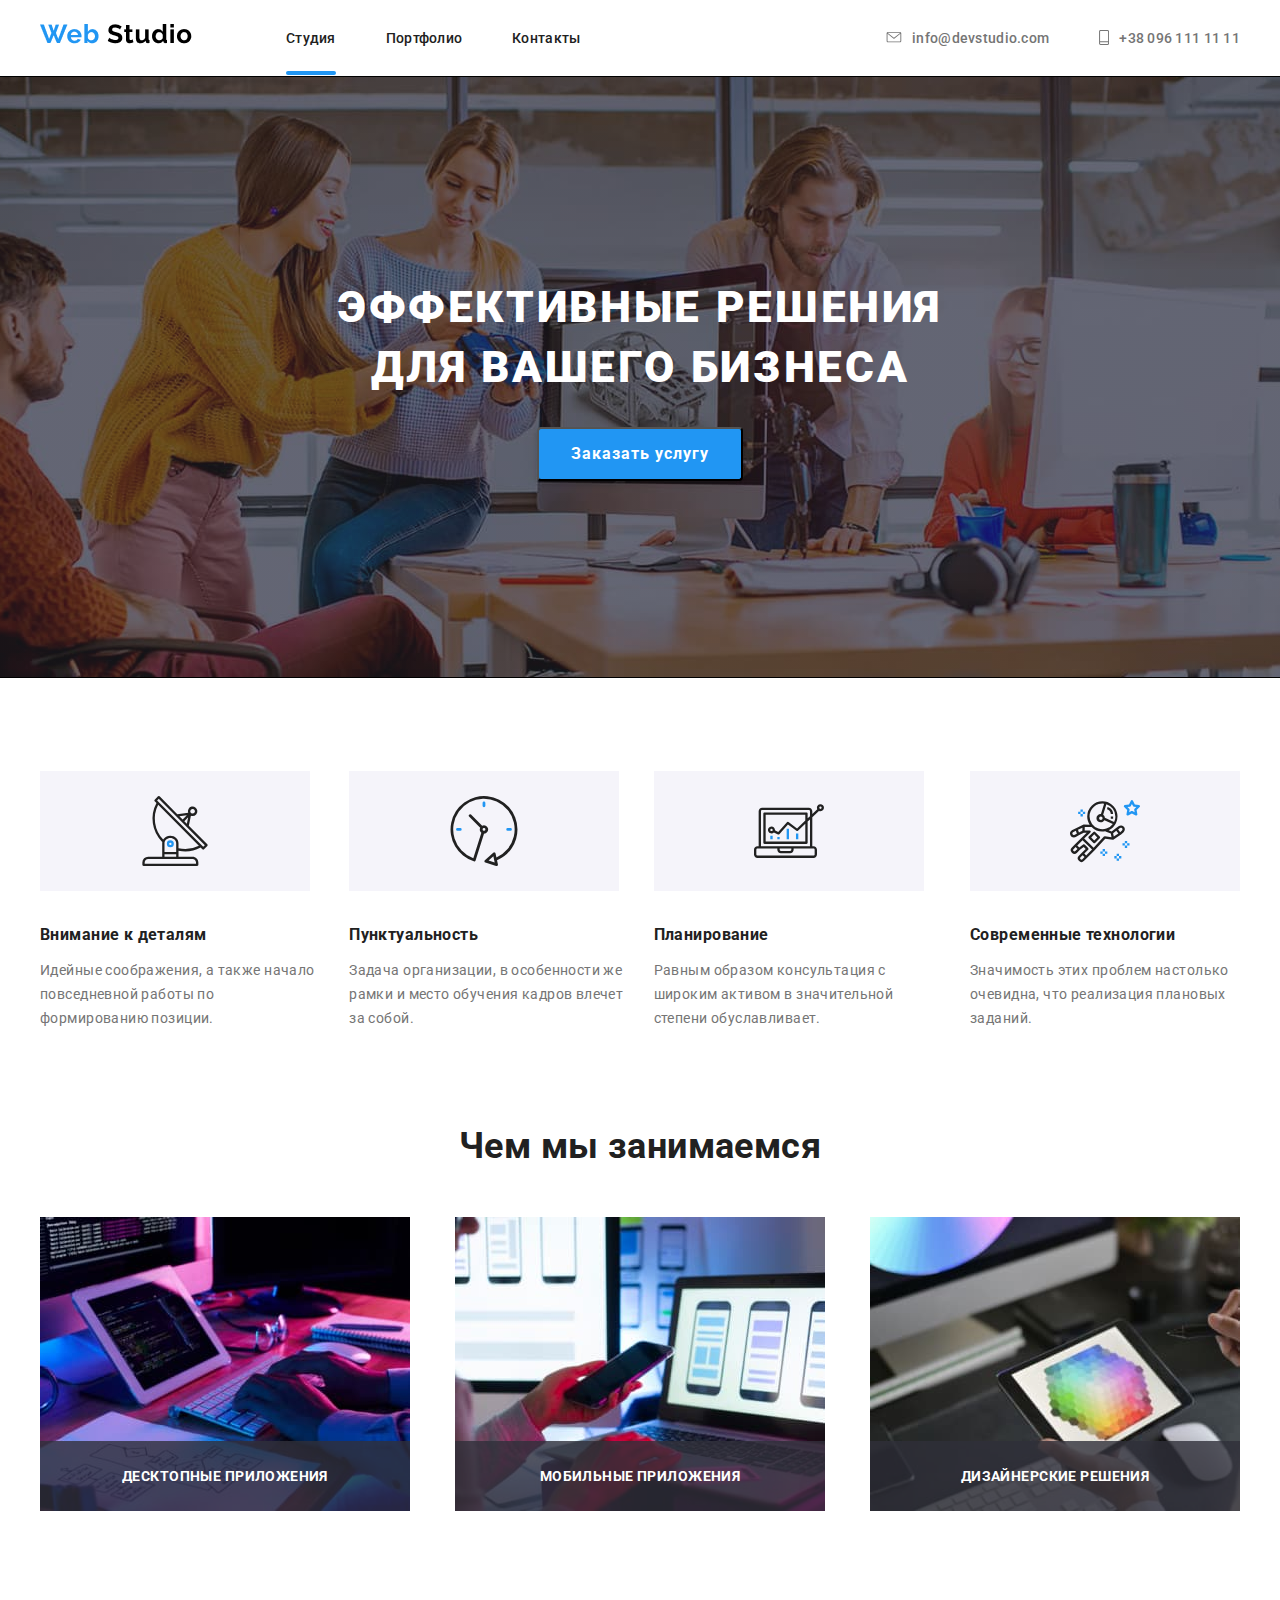
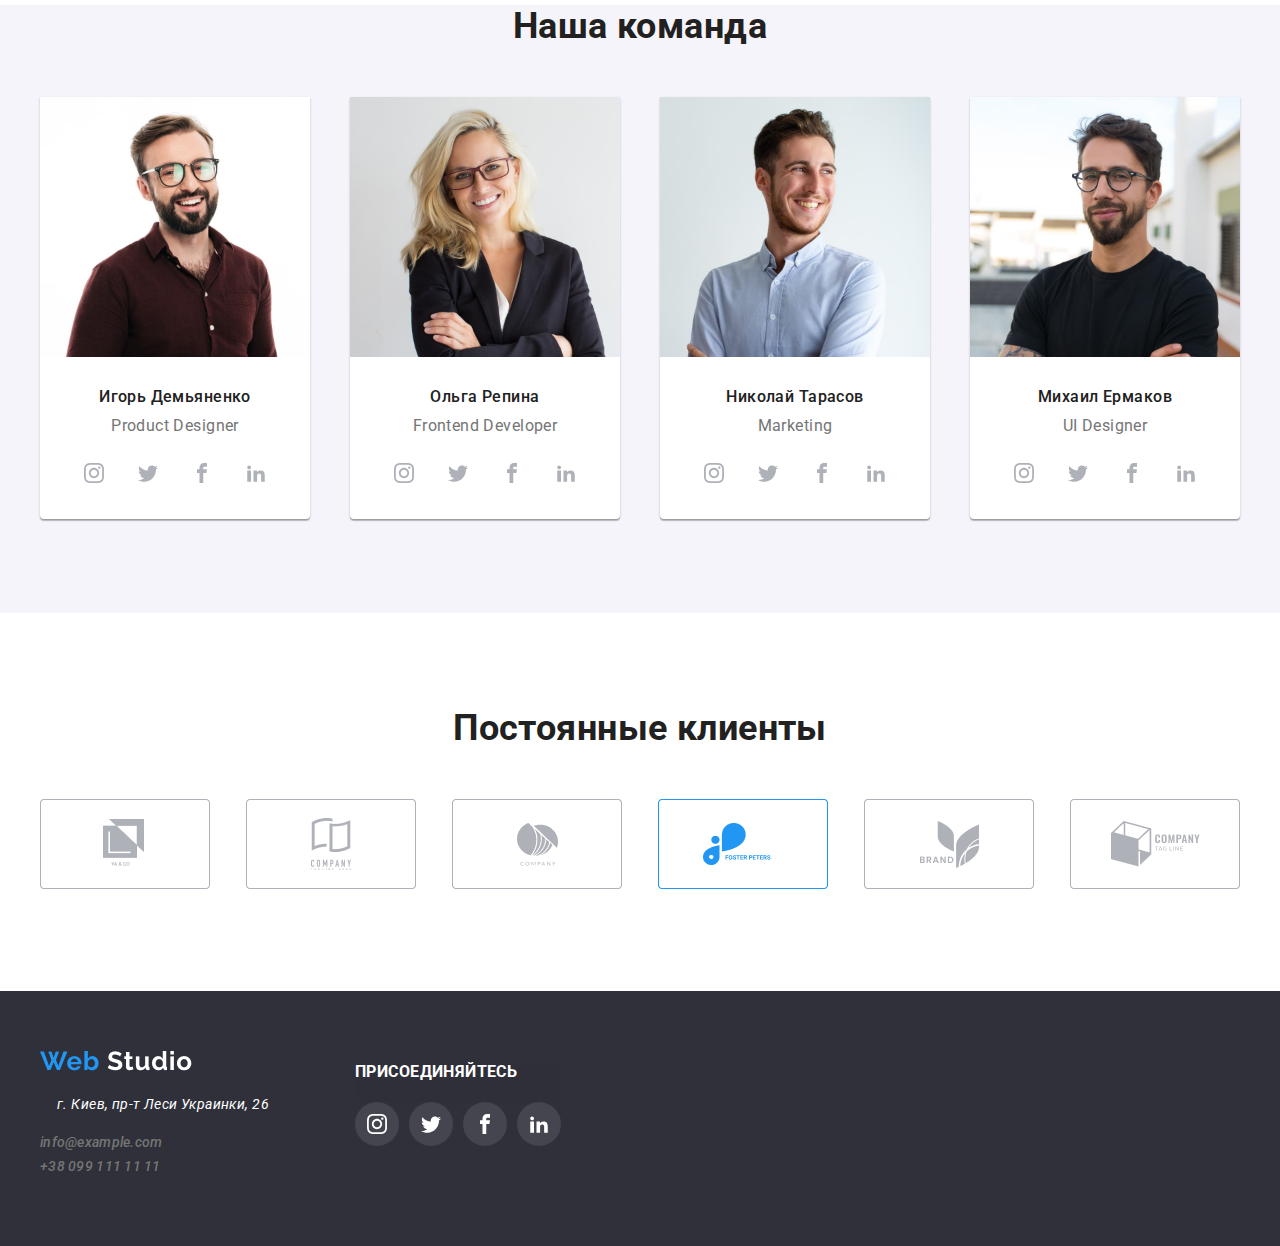
<file: index.html>
<!DOCTYPE html>
<html lang="ru">
  <head>
    <meta charset="UTF-8" />
    <meta name="viewport" content="width=device-width, initial-scale=1.0" />
    <title>Document</title>
    <link
      href="https://fonts.googleapis.com/css2?family=Roboto:wght@300;500;700&display=swap"
      rel="stylesheet"
    />
    <link
      rel="stylesheet"
      href="https://cdnjs.cloudflare.com/ajax/libs/modern-normalize/0.7.0/modern-normalize.min.css"
    />

    <link rel="stylesheet" href="./css/style.css" />
  </head>
  <body>
    <div class="speciality-color">
      <!--heder-->
      <header class="page-header">
        <div class="container flexbox">
          <nav class="navigation">
            <a href="./index.html" class="link logo"
              ><img src="./images/Web Studio.png" class="img" alt="" />
            </a>
            <ul class="list menu-list">
              <li class="menu-item">
                <a href="./index.html" class="link menu-link nav">Студия</a>
              </li>
              <li class="menu-item">
                <a href="./portfolio.html" class="link menu-link">Портфолио</a>
              </li>
              <li class="menu-item">
                <a href="#" class="link menu-link">Контакты</a>
              </li>
            </ul>
          </nav>
          <ul class="list menu-list">
            <li class="menu-item">
              <a href="mailto:info@devstudio.com" class="link contacts-link">
                <svg width="16" height="11" class="icon-header">
                  <use href="./images/sprite2.svg#icon-mail"></use>
                </svg>
                info@devstudio.com
              </a>
            </li>
            <li class="menu-item-tele">
              <a href="tell:380961111111" class="link contacts-link">
                <svg width="10" height="15" class="icon-header">
                  <use href="./images/sprite2.svg#icon-tele"></use>
                </svg>
                +38 096 111 11 11
              </a>
            </li>
          </ul>
        </div>
      </header>
    </div>
    <main>
      <!--hero-->
      <section class="hero-color">
        <div class="container hero">
          <h1 class="page-title">
            Эффективные решения<br />
            для вашего бизнеса
          </h1>
          <button class="btn" data-modal-open>Заказать услугу</button>
          <div class="backdrop is-hidden" data-modal>
            <div class="modal">
              <button class="btn-close" data-modal-close></button>
            </div>
          </div>
        </div>
      </section>
      <div class="speciality-color">
        <!--speciality-->
        <section>
          <div class="container">
            <ul class="list special">
              <li class="special-item">
                <svg width="70" height="70" class="special-icons">
                  <use href="./images/sprite2.svg#icon-antenna"></use>
                </svg>
                <h3 class="special-title">Внимание к деталям</h3>
                <p class="special-p">
                  Идейные соображения, а также начало повседневной работы по
                  формированию позиции.
                </p>
              </li>
              <li class="special-item">
                <svg width="70" height="70" class="special-icons">
                  <use href="./images/sprite2.svg#icon-clock"></use>
                </svg>
                <h3 class="special-title">Пунктуальность</h3>
                <p class="special-p">
                  Задача организации, в особенности же рамки и место обучения
                  кадров влечет за собой.
                </p>
              </li>
              <li class="special-item">
                <svg width="70" height="70" class="special-icons">
                  <use href="./images/sprite2.svg#icon-diagram"></use>
                </svg>
                <h3 class="special-title">Планирование</h3>
                <p class="special-p">
                  Равным образом консультация с широким активом в значительной
                  степени обуславливает.
                </p>
              </li>
              <li class="special-item">
                <svg width="70" height="70" class="special-icons">
                  <use href="./images/sprite2.svg#icon-astronaut"></use>
                </svg>
                <h3 class="special-title">Современные технологии</h3>
                <p class="special-p">
                  Значимость этих проблем настолько очевидна, что реализация
                  плановых заданий.
                </p>
              </li>
            </ul>
          </div>
        </section>
        <!--what are we doing-->
        <section>
          <div class="container">
            <h2 class="section-title">Чем мы занимаемся</h2>
            <ul class="list section">
              <li class="special-item">
                <img src="./images/imgbox1.jpg" alt="Десктопные приложения" />
                <h3 class="item-title">Десктопные приложения</h3>
              </li>
              <li class="special-item">
                <img src="./images/imgbox2.jpg" alt="Мобильные приложения" />
                <h3 class="item-title">Мобильные приложения</h3>
              </li>
              <li class="special-item">
                <img src="./images/imgbox3.jpg" alt="Дизайнерские решения" />
                <h3 class="item-title">Дизайнерские решения</h3>
              </li>
            </ul>
          </div>
        </section>
      </div>
      <!-- Our team-->
      <section class="our-team">
        <div class="container">
          <h2 class="section-title">Наша команда</h2>
          <ul class="list team">
            <li class="team-item">
              <img
                src="./images/igor.jpg"
                class="img-team"
                alt="Игорь Демьяненко"
              />
              <h4 class="name-title">Игорь Демьяненко</h4>
              <p class="skil-title">Product Designer</p>
              <ul class="list social">
                <li class="social-icons-item">
                  <a
                    href="https://www.instagram.com/"
                    class="link-icon"
                    target="_blank"
                    rel="noopener noreferrer"
                    aria-label="ссылка Инстаграм"
                  >
                    <svg width="20" height="20">
                      <use href="./images/sprite2.svg#icon-instagram"></use>
                    </svg>
                  </a>
                </li>
                <li class="social-icons-item">
                  <a
                    href="https://twitter.com/"
                    class="link-icon"
                    target="_blank"
                    rel="noopener noreferrer"
                    aria-label="ссылка Твиттер"
                  >
                    <svg width="20" height="20">
                      <use href="./images/sprite2.svg#icon-twitter"></use>
                    </svg>
                  </a>
                </li>
                <li class="social-icons-item">
                  <a
                    href="https://www.facebook.com/"
                    class="link-icon"
                    target="_blank"
                    rel="noopener noreferrer"
                    aria-label="ссылка фейсбук"
                  >
                    <svg width="20" height="20">
                      <use href="./images/sprite2.svg#icon-facebook"></use>
                    </svg>
                  </a>
                </li>
                <li class="social-icons-item">
                  <a
                    href="https://www.linkedin.com/"
                    class="link-icon"
                    target="_blank"
                    rel="noopener noreferrer"
                    aria-label="ссылка линкедын"
                  >
                    <svg width="20" height="20">
                      <use href="./images/sprite2.svg#icon-linkedin"></use>
                    </svg>
                  </a>
                </li>
              </ul>
            </li>
            <li class="team-item">
              <img
                src="./images/olga.jpg"
                class="img-team"
                alt="Ольга Репина"
              />
              <h4 class="name-title">Ольга Репина</h4>
              <p class="skil-title">Frontend Developer</p>
              <ul class="list social">
                <li class="social-icons-item">
                  <a
                    href="https://www.instagram.com/"
                    class="link-icon"
                    target="_blank"
                    rel="noopener noreferrer"
                    aria-label="ссылка Инстаграм"
                  >
                    <svg width="20" height="20">
                      <use href="./images/sprite2.svg#icon-instagram"></use>
                    </svg>
                  </a>
                </li>
                <li class="social-icons-item">
                  <a
                    href="https://twitter.com/"
                    class="link-icon"
                    target="_blank"
                    rel="noopener noreferrer"
                    aria-label="ссылка Твиттер"
                  >
                    <svg width="20" height="20">
                      <use href="./images/sprite2.svg#icon-twitter"></use>
                    </svg>
                  </a>
                </li>
                <li class="social-icons-item">
                  <a
                    href="https://www.facebook.com/"
                    class="link-icon"
                    target="_blank"
                    rel="noopener noreferrer"
                    aria-label="ссылка фейсбук"
                  >
                    <svg width="20" height="20">
                      <use href="./images/sprite2.svg#icon-facebook"></use>
                    </svg>
                  </a>
                </li>
                <li class="social-icons-item">
                  <a
                    href="https://www.linkedin.com/"
                    class="link-icon"
                    target="_blank"
                    rel="noopener noreferrer"
                    aria-label="ссылка линкедын"
                  >
                    <svg width="20" height="20">
                      <use href="./images/sprite2.svg#icon-linkedin"></use>
                    </svg>
                  </a>
                </li>
              </ul>
            </li>
            <li class="team-item">
              <img
                src="./images/nikolay.jpg"
                class="img-team"
                alt="Николай Тарасов"
              />
              <h4 class="name-title">Николай Тарасов</h4>
              <p class="skil-title">Marketing</p>
              <ul class="list social">
                <li class="social-icons-item">
                  <a
                    href="https://www.instagram.com/"
                    class="link-icon"
                    target="_blank"
                    rel="noopener noreferrer"
                    aria-label="ссылка Инстаграм"
                  >
                    <svg width="20" height="20">
                      <use href="./images/sprite2.svg#icon-instagram"></use>
                    </svg>
                  </a>
                </li>
                <li class="social-icons-item">
                  <a
                    href="https://twitter.com/"
                    class="link-icon"
                    target="_blank"
                    rel="noopener noreferrer"
                    aria-label="ссылка Твиттер"
                  >
                    <svg width="20" height="20">
                      <use href="./images/sprite2.svg#icon-twitter"></use>
                    </svg>
                  </a>
                </li>
                <li class="social-icons-item">
                  <a
                    href="https://www.facebook.com/"
                    class="link-icon"
                    target="_blank"
                    rel="noopener noreferrer"
                    aria-label="ссылка фейсбук"
                  >
                    <svg width="20" height="20">
                      <use href="./images/sprite2.svg#icon-facebook"></use>
                    </svg>
                  </a>
                </li>
                <li class="social-icons-item">
                  <a
                    href="https://www.linkedin.com/"
                    class="link-icon"
                    target="_blank"
                    rel="noopener noreferrer"
                    aria-label="ссылка линкедын"
                  >
                    <svg width="20" height="20">
                      <use href="./images/sprite2.svg#icon-linkedin"></use>
                    </svg>
                  </a>
                </li>
              </ul>
            </li>
            <li class="team-item">
              <img
                src="./images/michail.jpg"
                class="img-team"
                alt="Михаил Ермаков"
              />
              <h4 class="name-title">Михаил Ермаков</h4>
              <p class="skil-title">UI Designer</p>
              <ul class="list social">
                <li class="social-icons-item">
                  <a
                    href="https://www.instagram.com/"
                    class="link-icon"
                    target="_blank"
                    rel="noopener noreferrer"
                    aria-label="ссылка Инстаграм"
                  >
                    <svg width="20" height="20">
                      <use href="./images/sprite2.svg#icon-instagram"></use>
                    </svg>
                  </a>
                </li>
                <li class="social-icons-item">
                  <a
                    href="https://twitter.com/"
                    class="link-icon"
                    target="_blank"
                    rel="noopener noreferrer"
                    aria-label="ссылка Твиттер"
                  >
                    <svg width="20" height="20">
                      <use href="./images/sprite2.svg#icon-twitter"></use>
                    </svg>
                  </a>
                </li>
                <li class="social-icons-item">
                  <a
                    href="https://www.facebook.com/"
                    class="link-icon"
                    target="_blank"
                    rel="noopener noreferrer"
                    aria-label="ссылка фейсбук"
                  >
                    <svg width="20" height="20">
                      <use href="./images/sprite2.svg#icon-facebook"></use>
                    </svg>
                  </a>
                </li>
                <li class="social-icons-item">
                  <a
                    href="https://www.linkedin.com/"
                    class="link-icon"
                    target="_blank"
                    rel="noopener noreferrer"
                    aria-label="ссылка линкедын"
                  >
                    <svg width="20" height="20">
                      <use href="./images/sprite2.svg#icon-linkedin"></use>
                    </svg>
                  </a>
                </li>
              </ul>
            </li>
          </ul>
        </div>
      </section>
      <!--clients-->
      <section class="speciality-color">
        <div class="container">
          <h2 class="section-title">Постоянные клиенты</h2>
          <ul class="list clients">
            <li>
              <a href="#" class="link"
                ><img src="./images/Client 1.png" alt=""
              /></a>
            </li>
            <li>
              <a href="#" class="link"
                ><img src="./images/Client 2.png" alt=""
              /></a>
            </li>
            <li>
              <a href="#" class="link"
                ><img src="./images/Client 3.png" alt=""
              /></a>
            </li>
            <li>
              <a href="#" class="link"
                ><img src="./images/Client 4.png" alt=""
              /></a>
            </li>
            <li>
              <a href="#" class="link"
                ><img src="./images/Client 5.png" alt=""
              /></a>
            </li>
            <li>
              <a href="#" class="link"
                ><img src="./images/Client 6.png" alt=""
              /></a>
            </li>
          </ul>
        </div>
      </section>
    </main>
    <!--footer-->
    <footer class="footer-color">
      <div class="container">
        <section class="footer-list">
          <div class="adress">
            <a href="./index.html" class="link logo"
              ><img src="./images/Web Studio (2).png" class="img" alt=""
            /></a>
            <address class="address-title">
              <ul class="list">
                <li>
                  <p>г. Киев, пр-т Леси Украинки, 26</p>
                </li>
                <li class="text-adress">
                  <a href="mailto:info@example.com" class="link contacts-link"
                    >info@example.com</a
                  >
                </li>
                <li class="text-adress">
                  <a href="tell:+38 0991111111" class="link contacts-link"
                    >+38 099 111 11 11</a
                  >
                </li>
              </ul>
            </address>
          </div>
          <div class="adress-social">
            <h3 class="item-title-footer">присоединяйтесь</h3>
            <ul class="list social-footer">
              <li class="social-icons-item">
                <a
                  href="https://www.instagram.com/"
                  class="link-icon-footer"
                  target="_blank"
                  rel="noopener noreferrer"
                  aria-label="ссылка Инстаграм"
                >
                  <svg width="20" height="20">
                    <use href="./images/sprite2.svg#icon-instagram"></use>
                  </svg>
                </a>
              </li>
              <li class="social-icons-item">
                <a
                  href="https://twitter.com/"
                  class="link-icon-footer"
                  target="_blank"
                  rel="noopener noreferrer"
                  aria-label="ссылка Твиттер"
                >
                  <svg width="20" height="20">
                    <use href="./images/sprite2.svg#icon-twitter"></use>
                  </svg>
                </a>
              </li>
              <li class="social-icons-item">
                <a
                  href="https://www.facebook.com/"
                  class="link-icon-footer"
                  target="_blank"
                  rel="noopener noreferrer"
                  aria-label="ссылка фейсбук"
                >
                  <svg width="20" height="20">
                    <use href="./images/sprite2.svg#icon-facebook"></use>
                  </svg>
                </a>
              </li>
              <li class="social-icons-item">
                <a
                  href="https://www.linkedin.com/"
                  class="link-icon-footer"
                  target="_blank"
                  rel="noopener noreferrer"
                  aria-label="ссылка линкедын"
                >
                  <svg width="20" height="20">
                    <use href="./images/sprite2.svg#icon-linkedin"></use>
                  </svg>
                </a>
              </li>
            </ul>
          </div>

          <!-- <section class="footer-position">
            <h3 class="item-title-footer">Подпишитесь на рассылку</h3>
            <div class="last-footer">
              <p class="footer-border">E-mail</p>
              <button class="footer-button">
                <svg width="143" height="30">
                  <use href="./images/sprite2.svg#icon-Group"></use>
                </svg>
              </button>
            </div>
          </section> -->
        </section>
      </div>
    </footer>
    <script src="./js/modal.js"></script>
  </body>
</html>
</file>
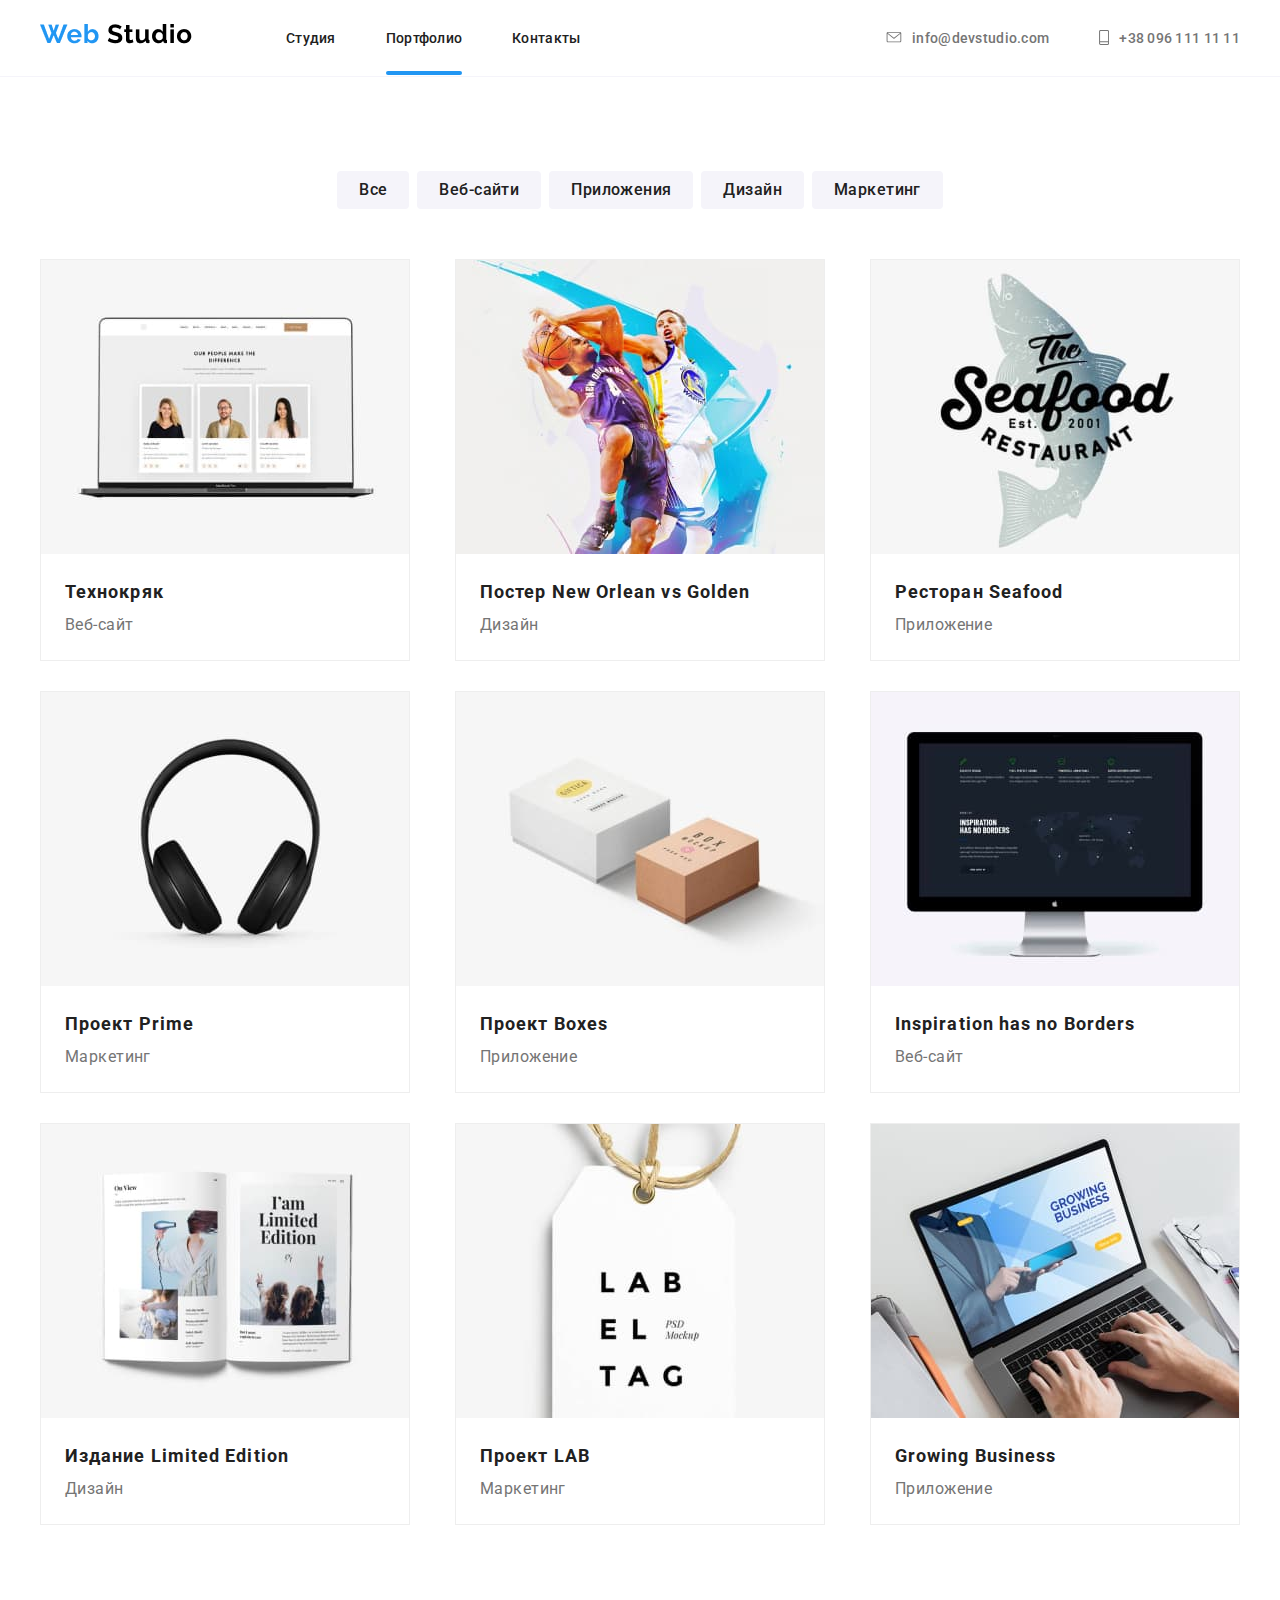
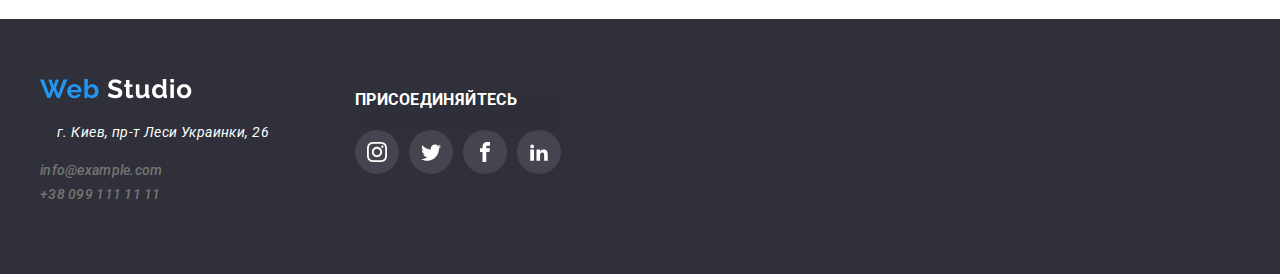
<file: portfolio.html>
<!DOCTYPE html>
<html lang="ru">
  <head>
    <meta charset="UTF-8" />
    <meta name="viewport" content="width=device-width, initial-scale=1.0" />
    <title>Document</title>
    <link
      href="https://fonts.googleapis.com/css2?family=Roboto:wght@300;500;700&display=swap"
      rel="stylesheet"
    />
    <link
      rel="stylesheet"
      href="https://cdnjs.cloudflare.com/ajax/libs/modern-normalize/0.7.0/modern-normalize.min.css"
    />

    <link rel="stylesheet" href="./css/style.css" />
  </head>
  <body>
    <div class="speciality-color">
      <!--heder-->
      <header class="page-header">
        <div class="container flexbox">
          <nav class="navigation">
            <a href="./index.html" class="link logo"
              ><img src="./images/Web Studio.png" class="img" alt="" />
            </a>
            <ul class="list menu-list">
              <li class="menu-item">
                <a href="./index.html" class="link menu-link">Студия</a>
              </li>
              <li class="menu-item">
                <a href="./portfolio.html" class="link menu-link nav"
                  >Портфолио</a
                >
              </li>
              <li class="menu-item">
                <a href="#" class="link menu-link">Контакты</a>
              </li>
            </ul>
          </nav>
          <ul class="list menu-list">
            <li class="menu-item">
              <a href="mailto:info@devstudio.com" class="link contacts-link">
                <svg width="16" height="11" class="icon-header">
                  <use href="./images/sprite2.svg#icon-mail"></use>
                </svg>
                info@devstudio.com
              </a>
            </li>
            <li class="menu-item-tele">
              <a href="tell:380961111111" class="link contacts-link">
                <svg width="10" height="15" class="icon-header">
                  <use href="./images/sprite2.svg#icon-tele"></use>
                </svg>
                +38 096 111 11 11
              </a>
            </li>
          </ul>
        </div>
      </header>
    </div>
    <main>
      <!--menu-->
      <saction>
        <div class="container">
          <ul class="list menu-link-list">
            <li class="menu-list-link">
              <a href="#" class="menu-link-saction">Все</a>
            </li>
            <li class="menu-list-link">
              <a href="#" class="menu-link-saction">Веб-сайти</a>
            </li>
            <li class="menu-list-link">
              <a href="#" class="menu-link-saction">Приложения</a>
            </li>
            <li class="menu-list-link">
              <a href="#" class="menu-link-saction">Дизайн</a>
            </li>
            <li class="menu-list-link">
              <a href="#" class="menu-link-saction">Маркетинг</a>
            </li>
          </ul>
        </div>
      </saction>
      <!--high skil-->
      <saction>
        <div class="container">
          <ul class="list web">
            <li class="web-container">
              <a href="" class="link special-item">
                <div class="box">
                  <img
                    src="./images/imgproject 1 (1).jpg"
                    class="img"
                    alt="Технокряк"
                  />
                  <div class="overlay">
                    <p class="text-overlay">
                      Технокряк это современная площадка распространения
                      коронавируса. Компании используют эту платформу для
                      цифрового шпионажа и атак на защищённые сервера
                      конкурентов.
                    </p>
                  </div>
                </div>
                <div class="main-title">
                  <h4 class="filter-title">Технокряк</h4>
                  <p class="subfilter-title">Веб-сайт</p>
                </div>
              </a>
            </li>

            <li class="web-container">
              <a href="" class="link special-item">
                <div class="box">
                  <img
                    src="./images/imgproject 2 (1).jpg"
                    class="img"
                    alt="Постер New Orlean vs Golden"
                  />
                  <div class="overlay">
                    <p class="text-overlay">
                      Технокряк это современная площадка распространения
                      коронавируса. Компании используют эту платформу для
                      цифрового шпионажа и атак на защищённые сервера
                      конкурентов.
                    </p>
                  </div>
                </div>
                <div class="main-title">
                  <h4 class="filter-title">Постер New Orlean vs Golden</h4>
                  <p class="subfilter-title">Дизайн</p>
                </div>
              </a>
            </li>
            <li class="web-container">
              <a href="" class="link special-item">
                <div class="box">
                  <img
                    src="./images/imgproject 3 (1).jpg"
                    class="img"
                    alt="Ресторан Seafood"
                  />
                  <div class="overlay">
                    <p class="text-overlay">
                      Технокряк это современная площадка распространения
                      коронавируса. Компании используют эту платформу для
                      цифрового шпионажа и атак на защищённые сервера
                      конкурентов.
                    </p>
                  </div>
                </div>
                <div class="main-title">
                  <h4 class="filter-title">Ресторан Seafood</h4>
                  <p class="subfilter-title">Приложение</p>
                </div>
              </a>
            </li>
            <li class="web-container">
              <a href="" class="link special-item">
                <div class="box">
                  <img
                    src="./images/imgproject 4 (1).jpg"
                    class="img"
                    alt="Проект Prime"
                  />
                  <div class="overlay">
                    <p class="text-overlay">
                      Технокряк это современная площадка распространения
                      коронавируса. Компании используют эту платформу для
                      цифрового шпионажа и атак на защищённые сервера
                      конкурентов.
                    </p>
                  </div>
                </div>
                <div class="main-title">
                  <h4 class="filter-title">Проект Prime</h4>
                  <p class="subfilter-title">Маркетинг</p>
                </div>
              </a>
            </li>
            <li class="web-container">
              <a href="" class="link special-item">
                <div class="box">
                  <img
                    src="./images/imgproject 5 (1).jpg"
                    class="img"
                    alt="Проект Boxes"
                  />
                  <div class="overlay">
                    <p class="text-overlay">
                      Технокряк это современная площадка распространения
                      коронавируса. Компании используют эту платформу для
                      цифрового шпионажа и атак на защищённые сервера
                      конкурентов.
                    </p>
                  </div>
                </div>
                <div class="main-title">
                  <h4 class="filter-title">Проект Boxes</h4>
                  <p class="subfilter-title">Приложение</p>
                </div>
              </a>
            </li>
            <li class="web-container">
              <a href="" class="link special-item">
                <div class="box">
                  <img
                    src="./images/imgmacbook (1).jpg"
                    class="img"
                    alt="Inspiration has no Borders"
                  />
                  <div class="overlay">
                    <p class="text-overlay">
                      Технокряк это современная площадка распространения
                      коронавируса. Компании используют эту платформу для
                      цифрового шпионажа и атак на защищённые сервера
                      конкурентов.
                    </p>
                  </div>
                </div>
                <div class="main-title">
                  <h4 class="filter-title">Inspiration has no Borders</h4>
                  <p class="subfilter-title">Веб-сайт</p>
                </div>
              </a>
            </li>
            <li class="web-container">
              <a href="" class="link special-item">
                <div class="box">
                  <img
                    src="./images/imgproject 7 (1).jpg"
                    class="img"
                    alt="Издание Limited Edition"
                  />
                  <div class="overlay">
                    <p class="text-overlay">
                      Технокряк это современная площадка распространения
                      коронавируса. Компании используют эту платформу для
                      цифрового шпионажа и атак на защищённые сервера
                      конкурентов.
                    </p>
                  </div>
                </div>
                <div class="main-title">
                  <h4 class="filter-title">Издание Limited Edition</h4>
                  <p class="subfilter-title">Дизайн</p>
                </div>
              </a>
            </li>
            <li class="web-container">
              <a href="" class="link special-item">
                <div class="box">
                  <img
                    src="./images/imgproject 8 (1).jpg"
                    class="img"
                    alt="Проект LAB"
                  />
                  <div class="overlay">
                    <p class="text-overlay">
                      Технокряк это современная площадка распространения
                      коронавируса. Компании используют эту платформу для
                      цифрового шпионажа и атак на защищённые сервера
                      конкурентов.
                    </p>
                  </div>
                </div>
                <div class="main-title">
                  <h4 class="filter-title">Проект LAB</h4>
                  <p class="subfilter-title">Маркетинг</p>
                </div>
              </a>
            </li>
            <li class="web-container">
              <a href="" class="link special-item">
                <div class="box">
                  <img
                    src="./images/imgnotebook (1).jpg"
                    class="img"
                    alt="Growing Business"
                  />
                  <div class="overlay">
                    <p class="text-overlay">
                      Технокряк это современная площадка распространения
                      коронавируса. Компании используют эту платформу для
                      цифрового шпионажа и атак на защищённые сервера
                      конкурентов.
                    </p>
                  </div>
                </div>
                <div class="main-title">
                  <h4 class="filter-title">Growing Business</h4>
                  <p class="subfilter-title">Приложение</p>
                </div>
              </a>
            </li>
          </ul>
        </div>
      </saction>
    </main>
    <!--footer-->
    <footer class="footer-color">
      <div class="container">
        <section class="footer-list">
          <div class="adress">
            <a href="./index.html" class="link logo"
              ><img src="./images/Web Studio (2).png" class="img" alt=""
            /></a>
            <address class="address-title">
              <ul class="list">
                <li>
                  <p>г. Киев, пр-т Леси Украинки, 26</p>
                </li>
                <li class="text-adress">
                  <a href="mailto:info@example.com" class="link contacts-link"
                    >info@example.com</a
                  >
                </li>
                <li class="text-adress">
                  <a href="tell:+38 0991111111" class="link contacts-link"
                    >+38 099 111 11 11</a
                  >
                </li>
              </ul>
            </address>
          </div>
          <div class="adress-social">
            <h3 class="item-title-footer">присоединяйтесь</h3>
            <ul class="list social-footer">
              <li class="social-icons-item">
                <a
                  href="https://www.instagram.com/"
                  class="link-icon-footer"
                  target="_blank"
                  rel="noopener noreferrer"
                  aria-label="ссылка Инстаграм"
                >
                  <svg width="20" height="20">
                    <use href="./images/sprite2.svg#icon-instagram"></use>
                  </svg>
                </a>
              </li>
              <li class="social-icons-item">
                <a
                  href="https://twitter.com/"
                  class="link-icon-footer"
                  target="_blank"
                  rel="noopener noreferrer"
                  aria-label="ссылка Твиттер"
                >
                  <svg width="20" height="20">
                    <use href="./images/sprite2.svg#icon-twitter"></use>
                  </svg>
                </a>
              </li>
              <li class="social-icons-item">
                <a
                  href="https://www.facebook.com/"
                  class="link-icon-footer"
                  target="_blank"
                  rel="noopener noreferrer"
                  aria-label="ссылка фейсбук"
                >
                  <svg width="20" height="20">
                    <use href="./images/sprite2.svg#icon-facebook"></use>
                  </svg>
                </a>
              </li>
              <li class="social-icons-item">
                <a
                  href="https://www.linkedin.com/"
                  class="link-icon-footer"
                  target="_blank"
                  rel="noopener noreferrer"
                  aria-label="ссылка линкедын"
                >
                  <svg width="20" height="20">
                    <use href="./images/sprite2.svg#icon-linkedin"></use>
                  </svg>
                </a>
              </li>
            </ul>
          </div>

          <!-- <section class="footer-position">
            <h3 class="item-title-footer">Подпишитесь на рассылку</h3>
            <div class="last-footer">
              <p class="footer-border">E-mail</p>
              <button class="footer-button">
                <svg width="143" height="30">
                  <use href="./images/sprite2.svg#icon-Group"></use>
                </svg>
              </button>
            </div>
          </section> -->
        </section>
      </div>
    </footer>
  </body>
</html>
</file>
<file: css/style.css>
/*font-family: 'Roboto', sans-serif;*/
.html {
  box-sizing: border-box;
}

*,
*::before,
*::after {
  box-sizing: inherit;
  /* outline: 1px solid blue; */
}

:root {
  --accent-color: #2196f3;
  --main-color: #757575;
  --white-color: #ffffff;
  --black-color: #212121;
  --item-title: rgba(47, 48, 58, 0.8);
  --footer-list: #2f303a;
  --gray-color: #f5f4fa;
  --icons-color: #afb1b8;
  --timing-function: cubic-bezier(0.4, 0, 0.2, 1);
}

body {
  font-family: "Roboto", sans-serif;
  font-style: normal;
  font-size: 14px;
  line-height: 1.714;
  letter-spacing: 0.03em;
  color: var(--main-color);
}

.backdrop {
  position: fixed;
  top: 0;
  left: 0;
  width: 100%;
  height: 100%;
  background: rgba(0, 0, 0, 0.2);
  z-index: 1;
  transition: opacity 250ms cubic-bezier(0.4, 0, 0.2, 1);
}

.backdrop.is-hidden {
  opacity: 0;
  pointer-events: none;
  transition: opacity 250ms cubic-bezier(0.4, 0, 0.2, 1);
}

.modal {
  position: absolute;
  top: 50%;
  left: 50%;
  transform: translate(-50%, -50%);
  min-width: 528px;
  min-height: 581px;
  display: inline-flex;
  justify-content: flex-end;
  align-items: baseline;
  background: var(--white-color);
  z-index: 1;
}

.btn-close {
  box-sizing: border-box;
  width: 30px;
  height: 30px;
  background-repeat: no-repeat;
  background-size: 11px 11px;
  background-position: center;
  border-radius: 50%;
  border: 1px solid rgba(0, 0, 0, 0.1);
  background-color: var(--white-color);
  background-image: url(../images/Vectorclose.png);
}

.img {
  display: inline-block;
}

.link {
  display: block;
}

.container {
  max-width: 1200px;
  padding-left: 15px;
  padding-right: 15px;
  margin-right: auto;
  margin-left: auto;
}

.flexbox {
  display: flex;
  align-items: center;
}

.list {
  list-style: none;
  padding: 0px;
  margin: 0px;
}

.page-header {
  background: var(--white-color);
  padding: 24px 0;
  border-bottom: 1px solid var(--gray-color);
}

.navigation {
  display: flex;
  align-items: center;
  margin-right: auto;
}

.logo {
  margin-right: 94px;
}

.menu-list {
  display: flex;
}

.menu-item:not(:last-child) {
  display: flex;
  margin-right: 50px;
}

.menu-link {
  position: relative;
  font-weight: 500;
  line-height: 1.143;
  letter-spacing: 0.02em;
  color: var(--black-color);
  text-decoration: none;

  transition: color 250ms cubic-bezier(0.4, 0, 0.2, 1);
}

.menu-link:hover,
.menu-link:focus {
  color: var(--accent-color);
}

.nav::after {
  content: "";
  position: absolute;
  left: 0;
  bottom: -29px;

  display: block;
  width: 100%;
  height: 4px;
  background: #2196f3;
  border-radius: 2px;

  transition: opacity 250ms var(--timing-function);
}

.menu-item-tele {
  display: flex;
}

.icon-header {
  padding-right: 10px;
}

.contacts-link {
  font-weight: 500;
  line-height: 1.143;
  letter-spacing: 0.02em;
  text-decoration: none;
  color: var(--main-color);
  fill: var(--main-color);
  display: inline-flex;
  align-items: center;

  transition: color 250ms cubic-bezier(0.4, 0, 0.2, 1),
    fill 250ms cubic-bezier(0.4, 0, 0.2, 1);
}

.contacts-link:hover,
.contacts-link:focus {
  fill: var(--accent-color);
  color: var(--accent-color);
}

.hero-color {
  max-width: 1600px;
  height: 600px;
  margin-left: auto;
  margin-right: auto;
  outline: 1px solid black;
  background-image: linear-gradient(
      to right,
      rgba(47, 48, 58, 0.4),
      rgba(47, 48, 58, 0.4)
    ),
    url(../images/hero.jpg);
  background-repeat: no-repeat;
  background-position: center;
  background-size: cover;
  margin-bottom: 94px;
}

.hero {
  text-align: center;

  padding-top: 200px;
}

.page-title {
  font-weight: 900;
  font-size: 44px;
  line-height: 1.364;
  text-align: center;
  letter-spacing: 0.06em;
  text-transform: uppercase;
  color: var(--white-color);
  margin: 0;
  padding-bottom: 30px;
}

.speciality-color {
  max-width: 1600px;
  margin-left: auto;
  margin-right: auto;
  background: var(--white-color);
}

.btn {
  font-weight: bold;
  font-size: 16px;
  line-height: 1.875;
  display: inline-flex;
  align-items: center;
  text-align: center;
  letter-spacing: 0.06em;
  color: var(--white-color);
  background: var(--accent-color);
  box-shadow: 0px 4px 4px rgba(0, 0, 0, 0.15);
  border-radius: 4px;
  padding: 10px 32px;
}

.special {
  display: flex;
  margin-bottom: 94px;
}

.special-item {
  position: relative;
  display: flex;
  flex-direction: column;
  text-decoration: none;
}

.special-item:not(:last-child) {
  margin-right: 30px;
}

.special-title {
  margin: 0;
  margin-top: 30px;
  margin-bottom: 10px;
  color: var(--black-color);
}

.special-p {
  margin: 0;
}

.special-icons {
  padding: 25px 100px;
  background: var(--gray-color);
}

.section-title {
  font-weight: bold;
  font-size: 36px;
  line-height: 1.167;
  text-align: center;
  color: var(--black-color);
  margin: 0;
  padding-bottom: 50px;
}

.section {
  display: flex;
  justify-content: space-between;
  margin-bottom: 94px;
}

.our-team {
  max-width: 1600px;
  margin-left: auto;
  margin-right: auto;

  background: var(--gray-color);
}

.img-team {
  display: block;
  width: 270px;
}

.item-title {
  position: absolute;
  width: 370px;
  height: 70px;
  display: flex;
  justify-content: center;
  align-items: center;
  bottom: 0;
  font-weight: bold;
  line-height: 1.143;
  text-align: center;
  letter-spacing: 0.03em;
  text-transform: uppercase;
  font-size: 14px;
  color: var(--white-color);
  background: var(--item-title);
  margin: 0;
}

.team {
  display: flex;
  justify-content: space-between;
  padding-bottom: 94px;
  margin-bottom: 94px;
}

.team-item {
  background: #ffffff;
  box-shadow: 0px 1px 3px rgba(0, 0, 0, 0.12), 0px 1px 1px rgba(0, 0, 0, 0.14),
    0px 2px 1px rgba(0, 0, 0, 0.2);
  border-radius: 0px 0px 4px 4px;
}

.name-title {
  font-weight: 500;
  font-size: 16px;
  line-height: 1.188;
  text-align: center;
  color: var(--black-color);
  margin: 0;
  margin-top: 30px;
  margin-bottom: 10px;
}

.skil-title {
  font-size: 16px;
  line-height: 1.188;
  text-align: center;
  margin: 0;
  margin-bottom: 16px;
}

.social {
  display: flex;
  justify-content: center;
  padding-left: 32px;
  padding-bottom: 24px;
  padding-right: 32px;
}

.social-icons-item:not(:last-child) {
  margin-right: 10px;
}

.link-icon {
  display: inline-flex;
  justify-content: center;
  align-items: center;
  width: 44px;
  height: 44px;
  fill: var(--icons-color);
  background: var(--white-color);
  border-radius: 50%;

  transition: background-color 250ms cubic-bezier(0.4, 0, 0.2, 1),
    fill 250ms cubic-bezier(0.4, 0, 0.2, 1);
}

.link-icon:hover,
.link-icon:focus {
  background: var(--accent-color);
  fill: var(--white-color);
}

.main-title {
  padding: 20px 24px;
}

.filter-title {
  font-weight: bold;
  font-size: 18px;
  line-height: 2;
  letter-spacing: 0.06em;
  color: var(--black-color);

  margin: 0;
}

.subfilter-title {
  font-weight: normal;
  font-size: 16px;
  line-height: 1.875;
  color: var(--main-color);

  margin: 0;
}

.menu-link-list {
  display: flex;
  justify-content: center;
  padding-bottom: 50px;
  padding-top: 94px;
}

.menu-link-saction {
  font-weight: 500;
  font-size: 16px;
  line-height: 1.625;
  text-align: center;
  color: var(--black-color);
  text-decoration: none;
  display: inline-block;
  border-radius: 4px;
  padding: 6px 22px;
  background: var(--gray-color);

  transition: background-color 250ms cubic-bezier(0.4, 0, 0.2, 1),
    color 250ms cubic-bezier(0.4, 0, 0.2, 1);
}

.menu-list-link:not(:last-child) {
  margin-right: 8px;
}

.menu-link-saction:hover,
.menu-link-saction:focus {
  background: var(--accent-color);
  color: var(--white-color);
}

.clients {
  display: flex;
  justify-content: space-between;
  margin-bottom: 94px;
}

.web {
  display: flex;
  flex-wrap: wrap;
  justify-content: space-between;
  margin-bottom: 94px;
}

.web-container {
  width: 370px;
  margin-bottom: 30px;
  background: var(--white-color);
  border: 1px solid #eeeeee;
  box-sizing: border-box;
}

.web-container:hover {
  box-shadow: 0px 1px 1px rgba(0, 0, 0, 0.12), 0px 4px 4px rgba(0, 0, 0, 0.06),
    1px 4px 6px rgba(0, 0, 0, 0.16);
}

.box {
  display: flex;
  position: relative;
  overflow: hidden;
}

.special-item:hover .overlay {
  transform: translatey(0);
}

.overlay {
  position: absolute;
  top: 0;
  left: 0;
  width: 100%;
  height: 100%;
  display: inline-flex;
  justify-content: center;
  background: rgba(33, 150, 243, 0.9);

  transform: translatey(100%);
  transition: transform 250ms var(--timing-function);
}

.text-overlay {
  width: 322px;
  height: 168px;
  font-weight: normal;
  font-size: 18px;
  line-height: 1.556;
  color: #ffffff;
  margin: 0;
  padding-top: 63px;
  padding-bottom: 63px;
}

.web-container:nth-last-child(-n + 3) {
  margin-bottom: 0px;
}

.address-title {
  text-align: center;
  color: var(--white-color);
}

.footer-color {
  max-width: 1600px;
  margin-left: auto;
  margin-right: auto;
  background: var(--footer-list);
}

.footer-list {
  display: flex;
  /* justify-content: space-between; */
}

.adress {
  display: inline-block;
  margin-right: 69px;
  padding-top: 60px;
  padding-bottom: 60px;
}

/* .item-link {
  display: flex;
  justify-content: space-around;
} */
.adress-social {
  padding-top: 72px;
  padding-bottom: 100px;
  margin-right: 94px;
}

.social-footer {
  display: flex;
}

.text-adress {
  text-align: justify;
}

.link-icon-footer {
  display: inline-flex;
  justify-content: center;
  align-items: center;
  width: 44px;
  height: 44px;
  fill: var(--white-color);
  background: rgba(255, 255, 255, 0.1);
  border-radius: 50%;

  transition: background-color 250ms cubic-bezier(0.4, 0, 0.2, 1),
    fill 250ms cubic-bezier(0.4, 0, 0.2, 1);
}

.link-icon-footer:hover,
.link-icon-footer:focus {
  background: var(--accent-color);
}

/* .footer-border {
  width: 358px;
  height: 50px;
  border: 1px solid rgba(255, 255, 255, 0.3);
  box-sizing: border-box;
  filter: drop-shadow(0px 4px 4px rgba(0, 0, 0, 0.15));
  border-radius: 4px;
  margin: 0;
  margin-right: 12px;
} */

/* .footer-button {
  width: 200px;

  align-items: center;
  text-align: center;
  box-shadow: 0px 4px 4px rgba(0, 0, 0, 0.15);
  border-radius: 4px;
  background: var(--accent-color);
} */

/* .last-footer {
  display: flex;
} */

/* .footer-position {
  width: 570px;
  height: 86px;
  padding-top: 72px;
  padding-bottom: 94px;
} */

.item-title-footer {
  font-weight: bold;
  line-height: 1.143;
  text-transform: uppercase;
  color: var(--white-color);
  background: var(--item-title);
  margin: 0;
  padding-bottom: 20px;
}
</file>
